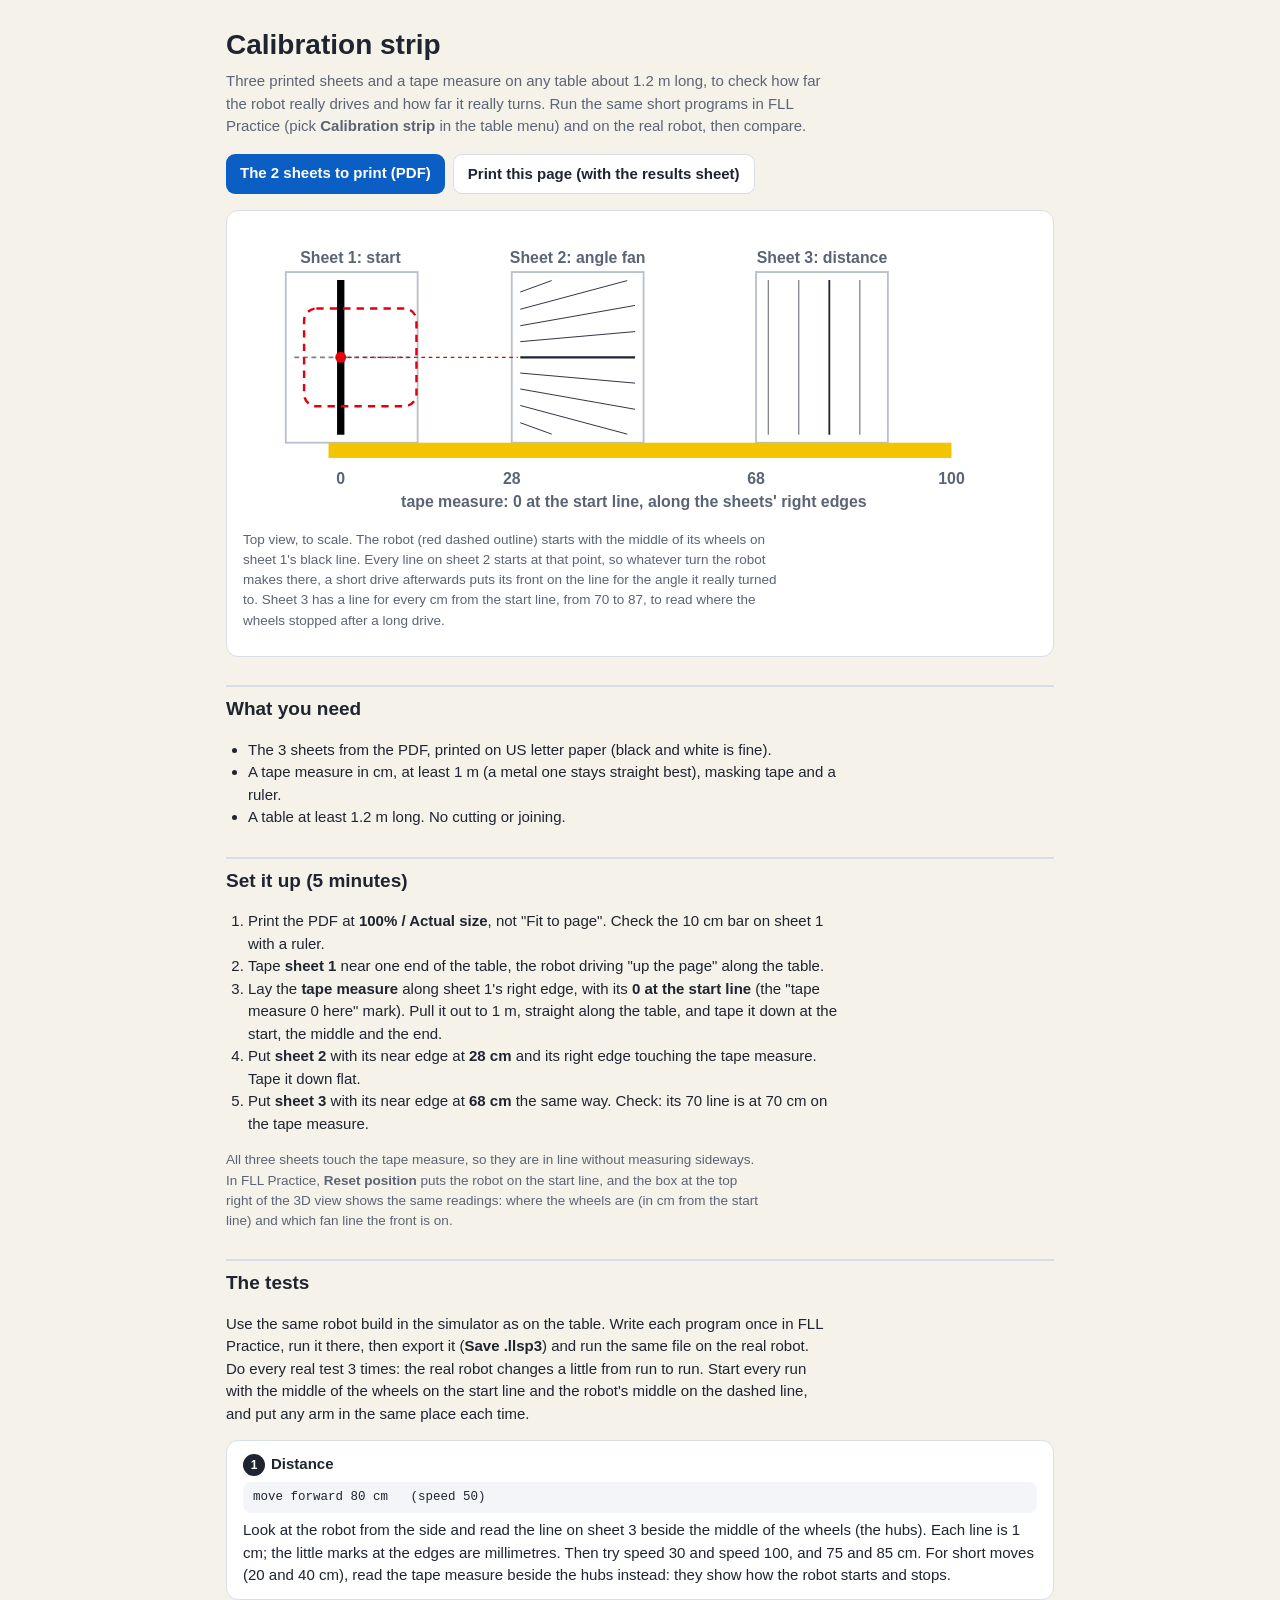
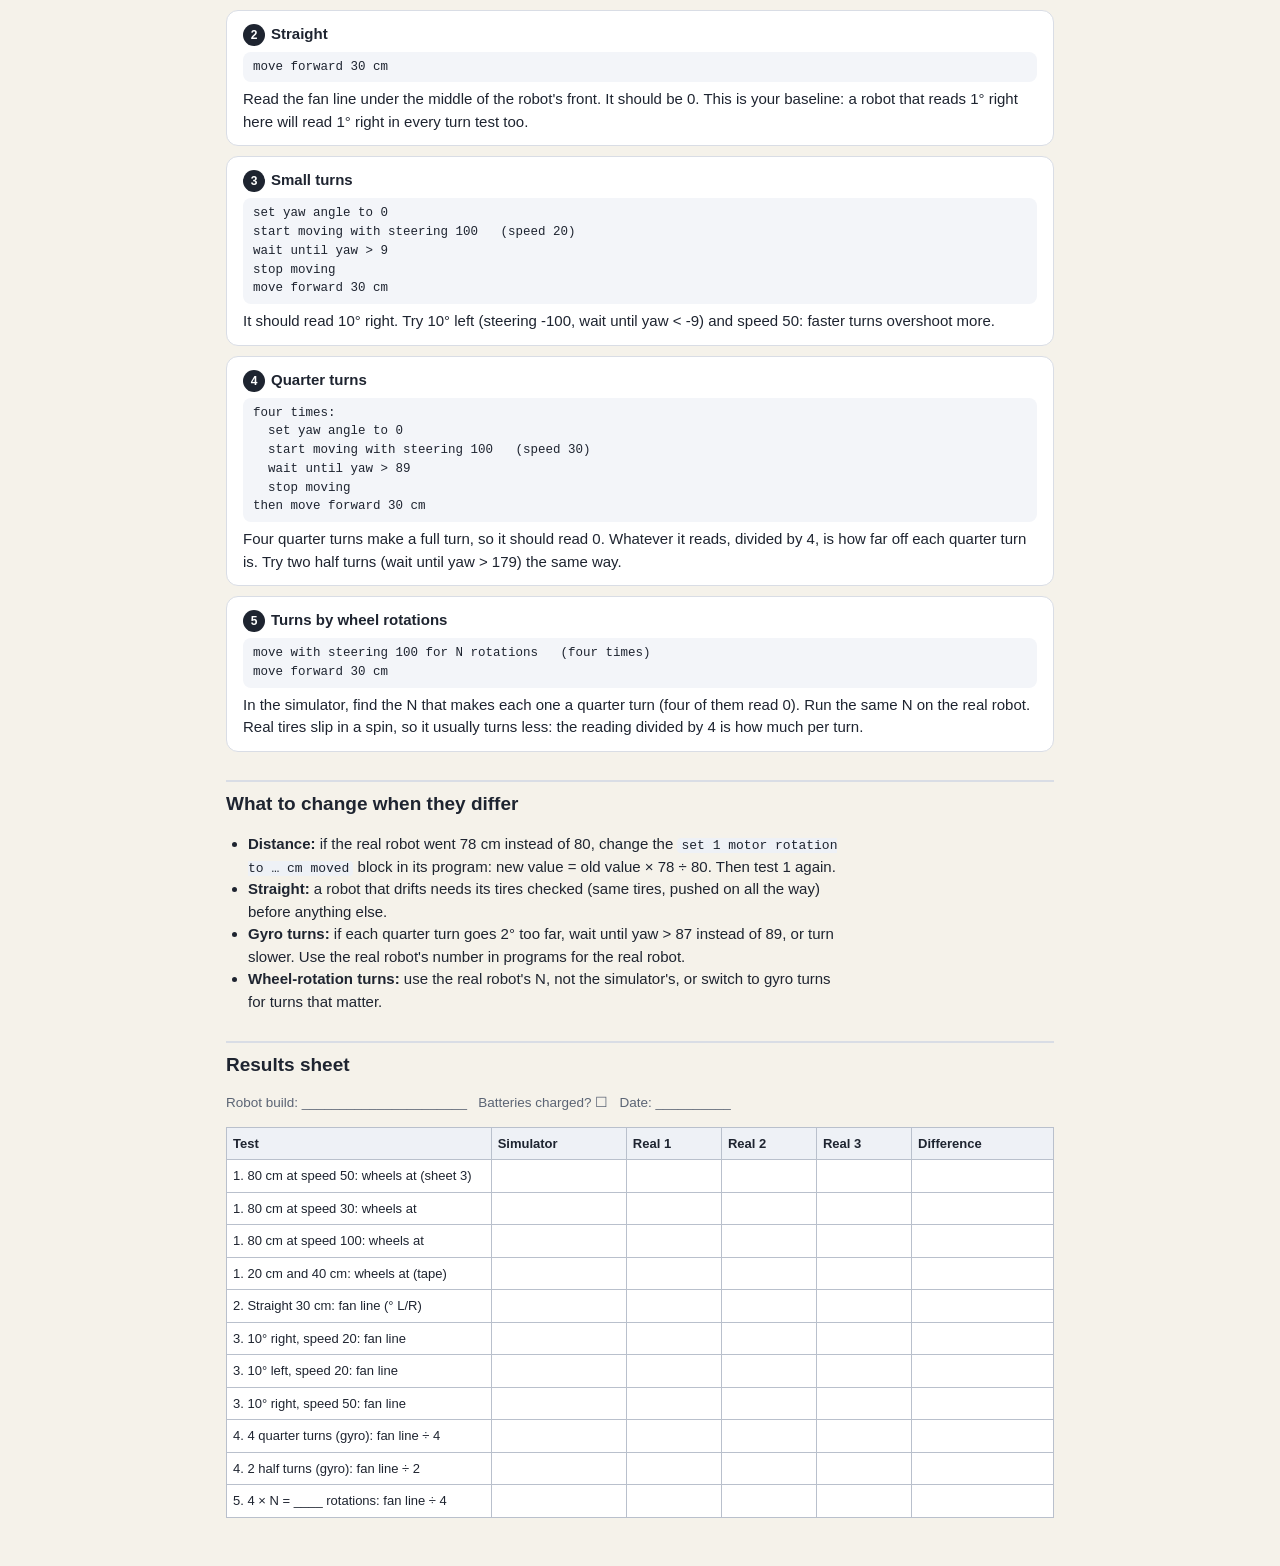
<file: calibration.html>
<!doctype html>
<html lang="en">
<head>
<meta charset="utf-8">
<meta name="viewport" content="width=device-width, initial-scale=1">
<title>Calibration Strip</title>
<style>
  :root { --fg: #1E2430; --muted: #5B6474; --line: #D9DDE5; --paper: #FFFFFF; --bg: #F5F2EA; --accent: #0B5FC4; }
  * { box-sizing: border-box; }
  body { margin: 0; background: var(--bg); color: var(--fg); font: 15px/1.5 Nunito, "Segoe UI", Arial, sans-serif; }
  main { max-width: 860px; margin: 0 auto; padding: 24px 16px 48px; }
  h1 { font-size: 28px; margin: 0 0 4px; }
  h2 { font-size: 19px; margin: 28px 0 8px; padding-top: 8px; border-top: 2px solid var(--line); }
  p, li { max-width: 72ch; }
  .lead { color: var(--muted); margin: 0 0 16px; }
  .actions { display: flex; flex-wrap: wrap; gap: 8px; margin: 0 0 16px; }
  .btn { display: inline-block; padding: 8px 14px; border-radius: 9px; background: var(--accent); color: #fff; font-weight: 700; text-decoration: none; }
  .btn.alt { background: var(--paper); color: var(--fg); border: 1px solid var(--line); }
  .card { background: var(--paper); border: 1px solid var(--line); border-radius: 12px; padding: 12px 16px; }
  svg { width: 100%; height: auto; display: block; }
  ul, ol { padding-left: 22px; }
  code { background: #EEF1F6; border-radius: 4px; padding: 0 4px; font-size: 13px; }
  table { width: 100%; border-collapse: collapse; background: var(--paper); font-size: 13px; }
  th, td { border: 1px solid #B9C0CC; padding: 6px; text-align: left; vertical-align: top; }
  th { background: #EEF1F6; }
  td.blank { height: 30px; }
  .tests { display: grid; gap: 10px; }
  .test b.n { display: inline-block; min-width: 22px; height: 22px; border-radius: 11px; background: var(--fg); color: #fff; text-align: center; line-height: 22px; font-size: 12px; margin-right: 6px; }
  .prog { font-family: ui-monospace, Menlo, Consolas, monospace; font-size: 12.5px; background: #F3F5F9; border-radius: 8px; padding: 6px 10px; margin: 6px 0; white-space: pre-wrap; }
  .tip { color: var(--muted); font-size: 13.5px; }
  @media print {
    body { background: #fff; font-size: 12px; }
    main { padding: 0; max-width: none; }
    .noprint { display: none; }
    h2 { break-after: avoid; }
    .sheet { break-before: page; }
    .card, table, .test { break-inside: avoid; }
  }
</style>
</head>
<body>
<main>
  <h1>Calibration strip</h1>
  <p class="lead">Three printed sheets and a tape measure on any table about 1.2 m long, to check how far the robot
    really drives and how far it really turns. Run the same short programs in FLL Practice (pick <b>Calibration
    strip</b> in the table menu) and on the real robot, then compare.</p>
  <div class="actions noprint">
    <a class="btn" href="calibration-mat.pdf" target="_blank" rel="noopener">The 2 sheets to print (PDF)</a>
    <a class="btn alt" href="javascript:window.print()">Print this page (with the results sheet)</a>
  </div>

  <div class="card">
    <svg viewBox="-16 -22 130 48" role="img" aria-label="Top view of the calibration strip: two sheets and a tape measure along their right edges">
      <!-- along the lane (x) from the start line, across (y) from the middle; the robot's right is down -->
      <rect x="-9" y="-13.97" width="21.59" height="27.94" fill="#fff" stroke="#B9C0CC" stroke-width="0.3"/>
      <rect x="28" y="-13.97" width="21.59" height="27.94" fill="#fff" stroke="#B9C0CC" stroke-width="0.3"/>
      <rect x="68" y="-13.97" width="21.59" height="27.94" fill="#fff" stroke="#B9C0CC" stroke-width="0.3"/>
      <g stroke="#1F2430" stroke-width="0.12"><line x1="70" y1="-12.67" x2="70" y2="12.67"/><line x1="75" y1="-12.67" x2="75" y2="12.67"/><line x1="80" y1="-12.67" x2="80" y2="12.67" stroke-width="0.3"/><line x1="85" y1="-12.67" x2="85" y2="12.67"/></g>
      <rect x="-0.6" y="-12.67" width="1.2" height="25.34" fill="#000"/>
      <line x1="-7.6" y1="0" x2="11.2" y2="0" stroke="#7A8191" stroke-width="0.25" stroke-dasharray="0.8 0.6"/>
      <line x1="29.40" y1="-10.70" x2="34.54" y2="-12.57" stroke="#1F2430" stroke-width="0.15"/>
      <line x1="29.40" y1="-7.88" x2="46.91" y2="-12.57" stroke="#1F2430" stroke-width="0.15"/>
      <line x1="29.40" y1="-5.18" x2="48.19" y2="-8.50" stroke="#1F2430" stroke-width="0.15"/>
      <line x1="29.40" y1="-2.57" x2="48.19" y2="-4.22" stroke="#1F2430" stroke-width="0.15"/>
      <line x1="29.40" y1="0.00" x2="48.19" y2="0.00" stroke="#1F2430" stroke-width="0.35"/>
      <line x1="29.40" y1="2.57" x2="48.19" y2="4.22" stroke="#1F2430" stroke-width="0.15"/>
      <line x1="29.40" y1="5.18" x2="48.19" y2="8.50" stroke="#1F2430" stroke-width="0.15"/>
      <line x1="29.40" y1="7.88" x2="46.91" y2="12.57" stroke="#1F2430" stroke-width="0.15"/>
      <line x1="29.40" y1="10.70" x2="34.54" y2="12.57" stroke="#1F2430" stroke-width="0.15"/>
      <line x1="0" y1="0" x2="29" y2="0" stroke="#E3000B" stroke-width="0.2" stroke-dasharray="0.6 0.6"/>
      <rect x="-2" y="13.97" width="102" height="2.5" fill="#F2C500"/>
      <rect x="-6" y="-8" width="18.4" height="16" rx="2" fill="none" stroke="#E3000B" stroke-width="0.4" stroke-dasharray="1.2 1"/>
      <circle cx="0" cy="0" r="0.9" fill="#E3000B"/>
      <g font-size="2.6" font-weight="700" fill="#5B6474">
        <text x="1.6" y="-15.5" text-anchor="middle">Sheet 1: start</text>
        <text x="38.8" y="-15.5" text-anchor="middle">Sheet 2: angle fan</text>
        <text x="78.8" y="-15.5" text-anchor="middle">Sheet 3: distance</text>
        <text x="48" y="24.5" text-anchor="middle">tape measure: 0 at the start line, along the sheets' right edges</text>
        <text x="0" y="20.8" text-anchor="middle">0</text>
        <text x="28" y="20.8" text-anchor="middle">28</text>
        <text x="68" y="20.8" text-anchor="middle">68</text>
        <text x="100" y="20.8" text-anchor="middle">100</text>
      </g>
    </svg>
    <p class="tip">Top view, to scale. The robot (red dashed outline) starts with the middle of its wheels on sheet 1's
      black line. Every line on sheet 2 starts at that point, so whatever turn the robot makes there, a short drive
      afterwards puts its front on the line for the angle it really turned to. Sheet 3 has a line for every cm from
      the start line, from 70 to 87, to read where the wheels stopped after a long drive.</p>
  </div>

  <h2>What you need</h2>
  <ul>
    <li>The 3 sheets from the PDF, printed on US letter paper (black and white is fine).</li>
    <li>A tape measure in cm, at least 1 m (a metal one stays straight best), masking tape and a ruler.</li>
    <li>A table at least 1.2 m long. No cutting or joining.</li>
  </ul>

  <h2>Set it up (5 minutes)</h2>
  <ol>
    <li>Print the PDF at <b>100% / Actual size</b>, not "Fit to page". Check the 10 cm bar on sheet 1 with a ruler.</li>
    <li>Tape <b>sheet 1</b> near one end of the table, the robot driving "up the page" along the table.</li>
    <li>Lay the <b>tape measure</b> along sheet 1's right edge, with its <b>0 at the start line</b> (the "tape measure 0 here" mark). Pull it out to 1 m, straight along the table, and tape it down at the start, the middle and the end.</li>
    <li>Put <b>sheet 2</b> with its near edge at <b>28 cm</b> and its right edge touching the tape measure. Tape it down flat.</li>
    <li>Put <b>sheet 3</b> with its near edge at <b>68 cm</b> the same way. Check: its 70 line is at 70 cm on the tape measure.</li>
  </ol>
  <p class="tip">All three sheets touch the tape measure, so they are in line without measuring sideways. In FLL Practice,
    <b>Reset position</b> puts the robot on the start line, and the box at the top right of the 3D view shows the same
    readings: where the wheels are (in cm from the start line) and which fan line the front is on.</p>

  <h2>The tests</h2>
  <p>Use the same robot build in the simulator as on the table. Write each program once in FLL Practice, run it there,
    then export it (<b>Save .llsp3</b>) and run the same file on the real robot. Do every real test 3 times: the real
    robot changes a little from run to run. Start every run with the middle of the wheels on the start line and the
    robot's middle on the dashed line, and put any arm in the same place each time.</p>
  <div class="tests">
    <div class="card test"><b class="n">1</b><b>Distance</b>
      <div class="prog">move forward 80 cm   (speed 50)</div>
      Look at the robot from the side and read the line on sheet 3 beside the middle of the wheels (the hubs). Each
      line is 1 cm; the little marks at the edges are millimetres. Then try speed 30 and speed 100, and 75 and 85 cm.
      For short moves (20 and 40 cm), read the tape measure beside the hubs instead: they show how the robot starts
      and stops.</div>
    <div class="card test"><b class="n">2</b><b>Straight</b>
      <div class="prog">move forward 30 cm</div>
      Read the fan line under the middle of the robot's front. It should be 0. This is your baseline: a robot that
      reads 1° right here will read 1° right in every turn test too.</div>
    <div class="card test"><b class="n">3</b><b>Small turns</b>
      <div class="prog">set yaw angle to 0
start moving with steering 100   (speed 20)
wait until yaw &gt; 9
stop moving
move forward 30 cm</div>
      It should read 10° right. Try 10° left (steering -100, wait until yaw &lt; -9) and speed 50: faster turns
      overshoot more.</div>
    <div class="card test"><b class="n">4</b><b>Quarter turns</b>
      <div class="prog">four times:
  set yaw angle to 0
  start moving with steering 100   (speed 30)
  wait until yaw &gt; 89
  stop moving
then move forward 30 cm</div>
      Four quarter turns make a full turn, so it should read 0. Whatever it reads, divided by 4, is how far off each
      quarter turn is. Try two half turns (wait until yaw &gt; 179) the same way.</div>
    <div class="card test"><b class="n">5</b><b>Turns by wheel rotations</b>
      <div class="prog">move with steering 100 for N rotations   (four times)
move forward 30 cm</div>
      In the simulator, find the N that makes each one a quarter turn (four of them read 0). Run the same N on the real
      robot. Real tires slip in a spin, so it usually turns less: the reading divided by 4 is how much per turn.</div>
  </div>

  <h2>What to change when they differ</h2>
  <ul>
    <li><b>Distance:</b> if the real robot went 78 cm instead of 80, change the <code>set 1 motor rotation to … cm moved</code> block in its program: new value = old value × 78 ÷ 80. Then test 1 again.</li>
    <li><b>Straight:</b> a robot that drifts needs its tires checked (same tires, pushed on all the way) before anything else.</li>
    <li><b>Gyro turns:</b> if each quarter turn goes 2° too far, wait until yaw &gt; 87 instead of 89, or turn slower. Use the real robot's number in programs for the real robot.</li>
    <li><b>Wheel-rotation turns:</b> use the real robot's N, not the simulator's, or switch to gyro turns for turns that matter.</li>
  </ul>

  <h2 class="sheet">Results sheet</h2>
  <p class="tip">Robot build: ______________________ &nbsp; Batteries charged? ☐ &nbsp; Date: __________</p>
  <table>
    <thead><tr><th style="width:32%">Test</th><th>Simulator</th><th>Real 1</th><th>Real 2</th><th>Real 3</th><th>Difference</th></tr></thead>
    <tbody>
      <tr><td>1. 80 cm at speed 50: wheels at (sheet 3)</td><td class="blank"></td><td></td><td></td><td></td><td></td></tr>
      <tr><td>1. 80 cm at speed 30: wheels at</td><td class="blank"></td><td></td><td></td><td></td><td></td></tr>
      <tr><td>1. 80 cm at speed 100: wheels at</td><td class="blank"></td><td></td><td></td><td></td><td></td></tr>
      <tr><td>1. 20 cm and 40 cm: wheels at (tape)</td><td class="blank"></td><td></td><td></td><td></td><td></td></tr>
      <tr><td>2. Straight 30 cm: fan line (° L/R)</td><td class="blank"></td><td></td><td></td><td></td><td></td></tr>
      <tr><td>3. 10° right, speed 20: fan line</td><td class="blank"></td><td></td><td></td><td></td><td></td></tr>
      <tr><td>3. 10° left, speed 20: fan line</td><td class="blank"></td><td></td><td></td><td></td><td></td></tr>
      <tr><td>3. 10° right, speed 50: fan line</td><td class="blank"></td><td></td><td></td><td></td><td></td></tr>
      <tr><td>4. 4 quarter turns (gyro): fan line ÷ 4</td><td class="blank"></td><td></td><td></td><td></td><td></td></tr>
      <tr><td>4. 2 half turns (gyro): fan line ÷ 2</td><td class="blank"></td><td></td><td></td><td></td><td></td></tr>
      <tr><td>5. 4 × N = ____ rotations: fan line ÷ 4</td><td class="blank"></td><td></td><td></td><td></td><td></td></tr>
    </tbody>
  </table>
</main>
</body>
</html>
</file>
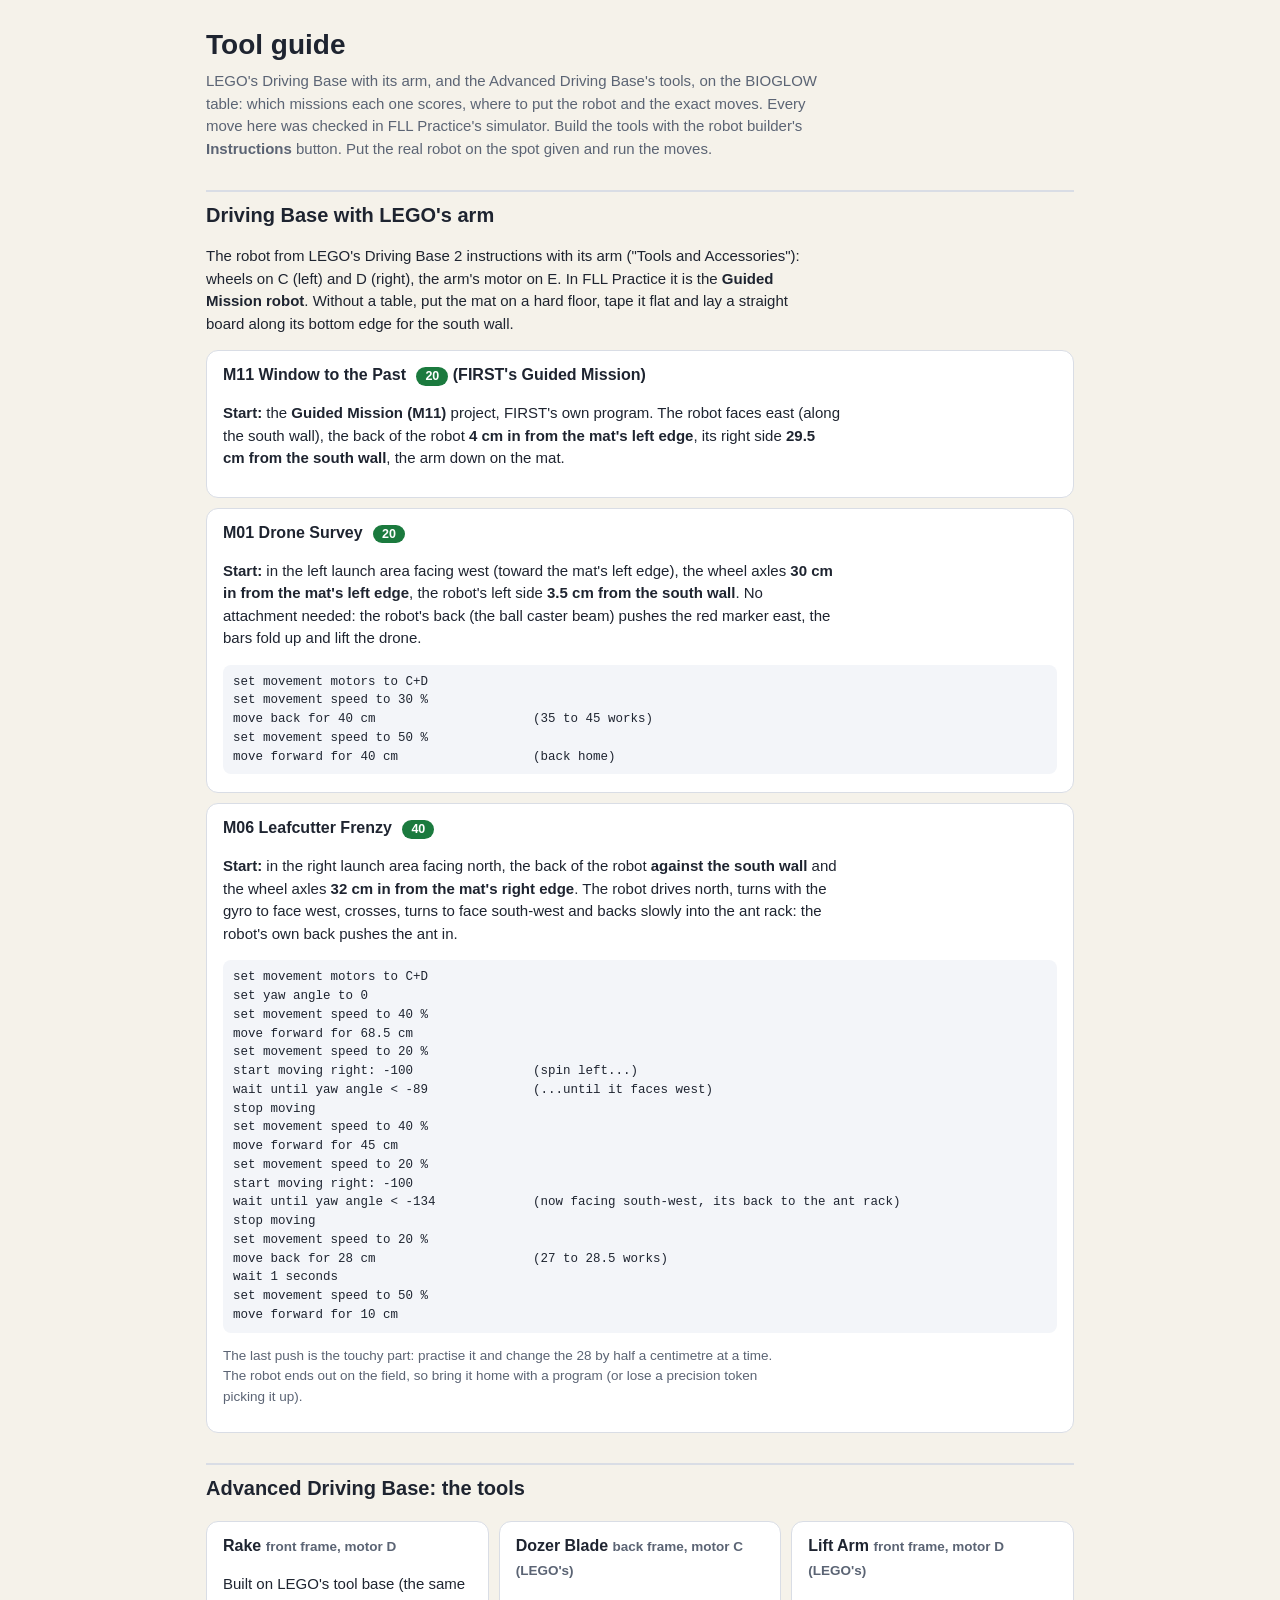
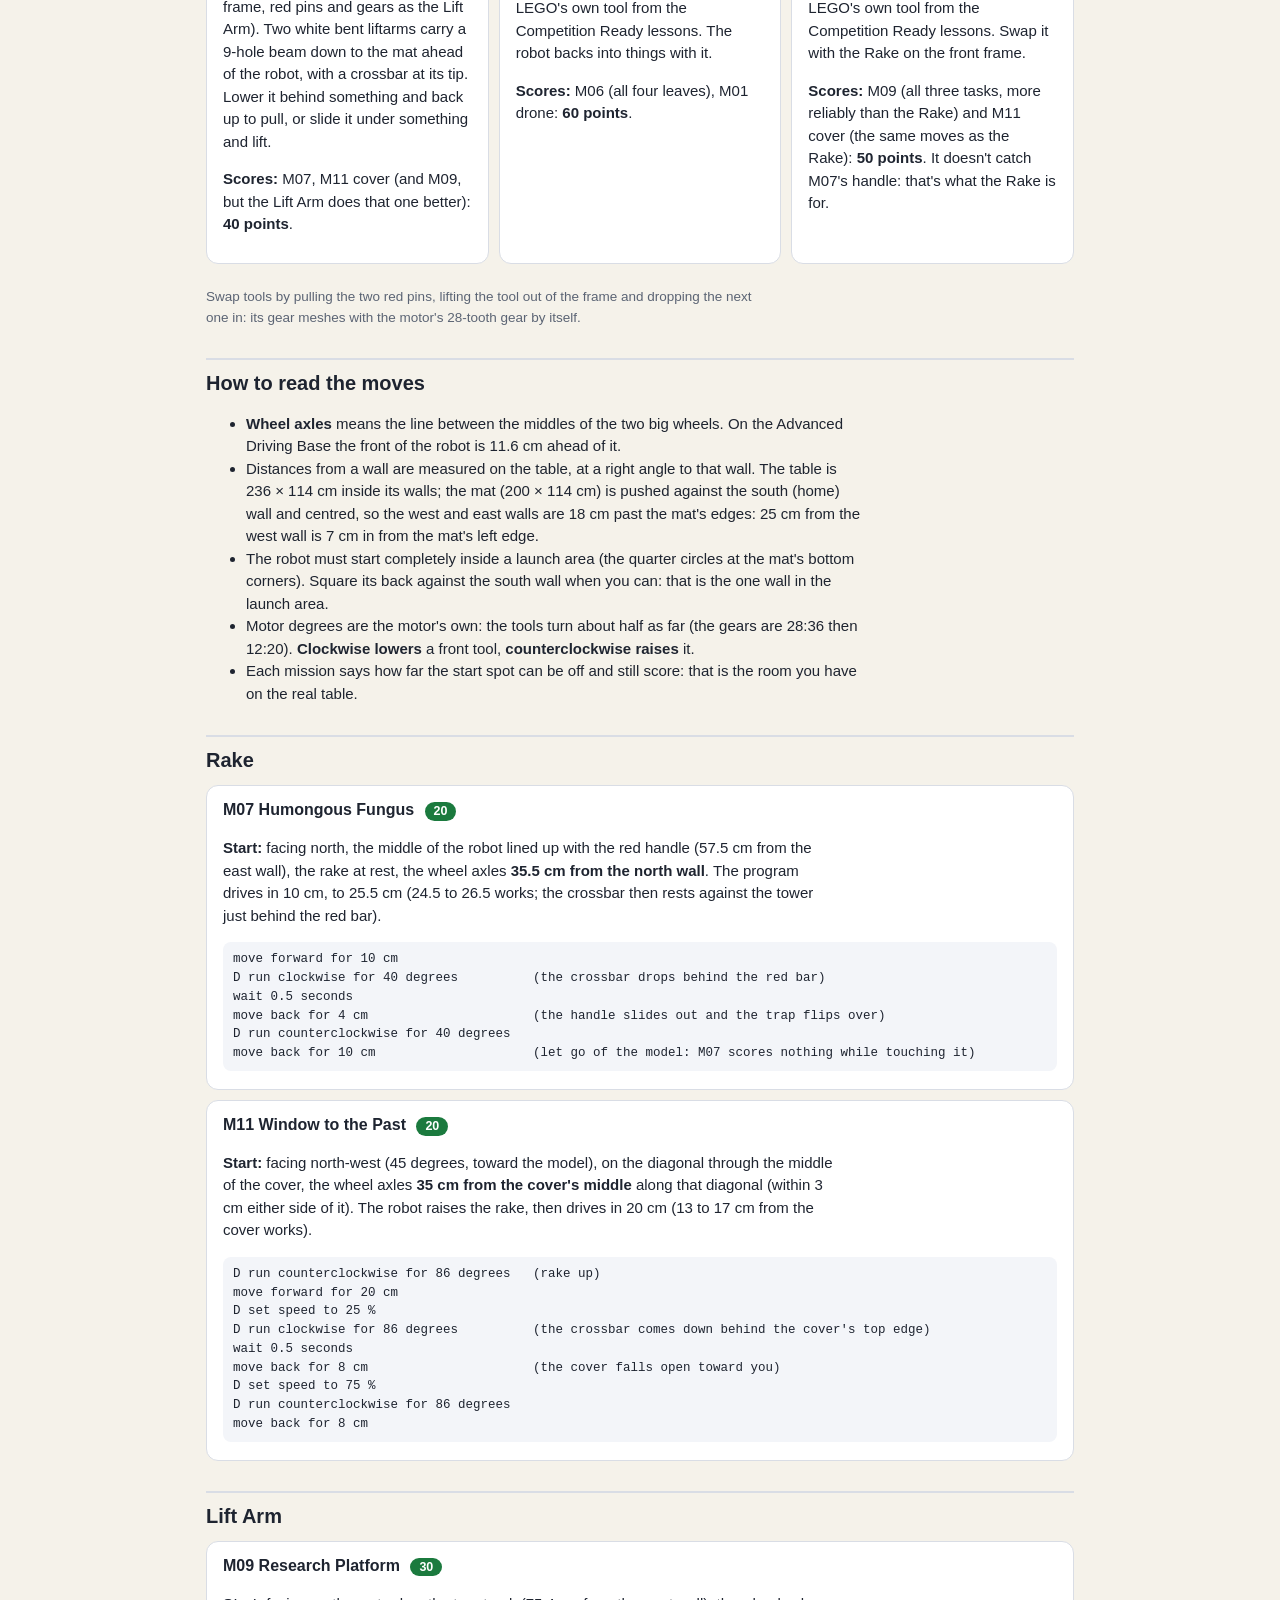
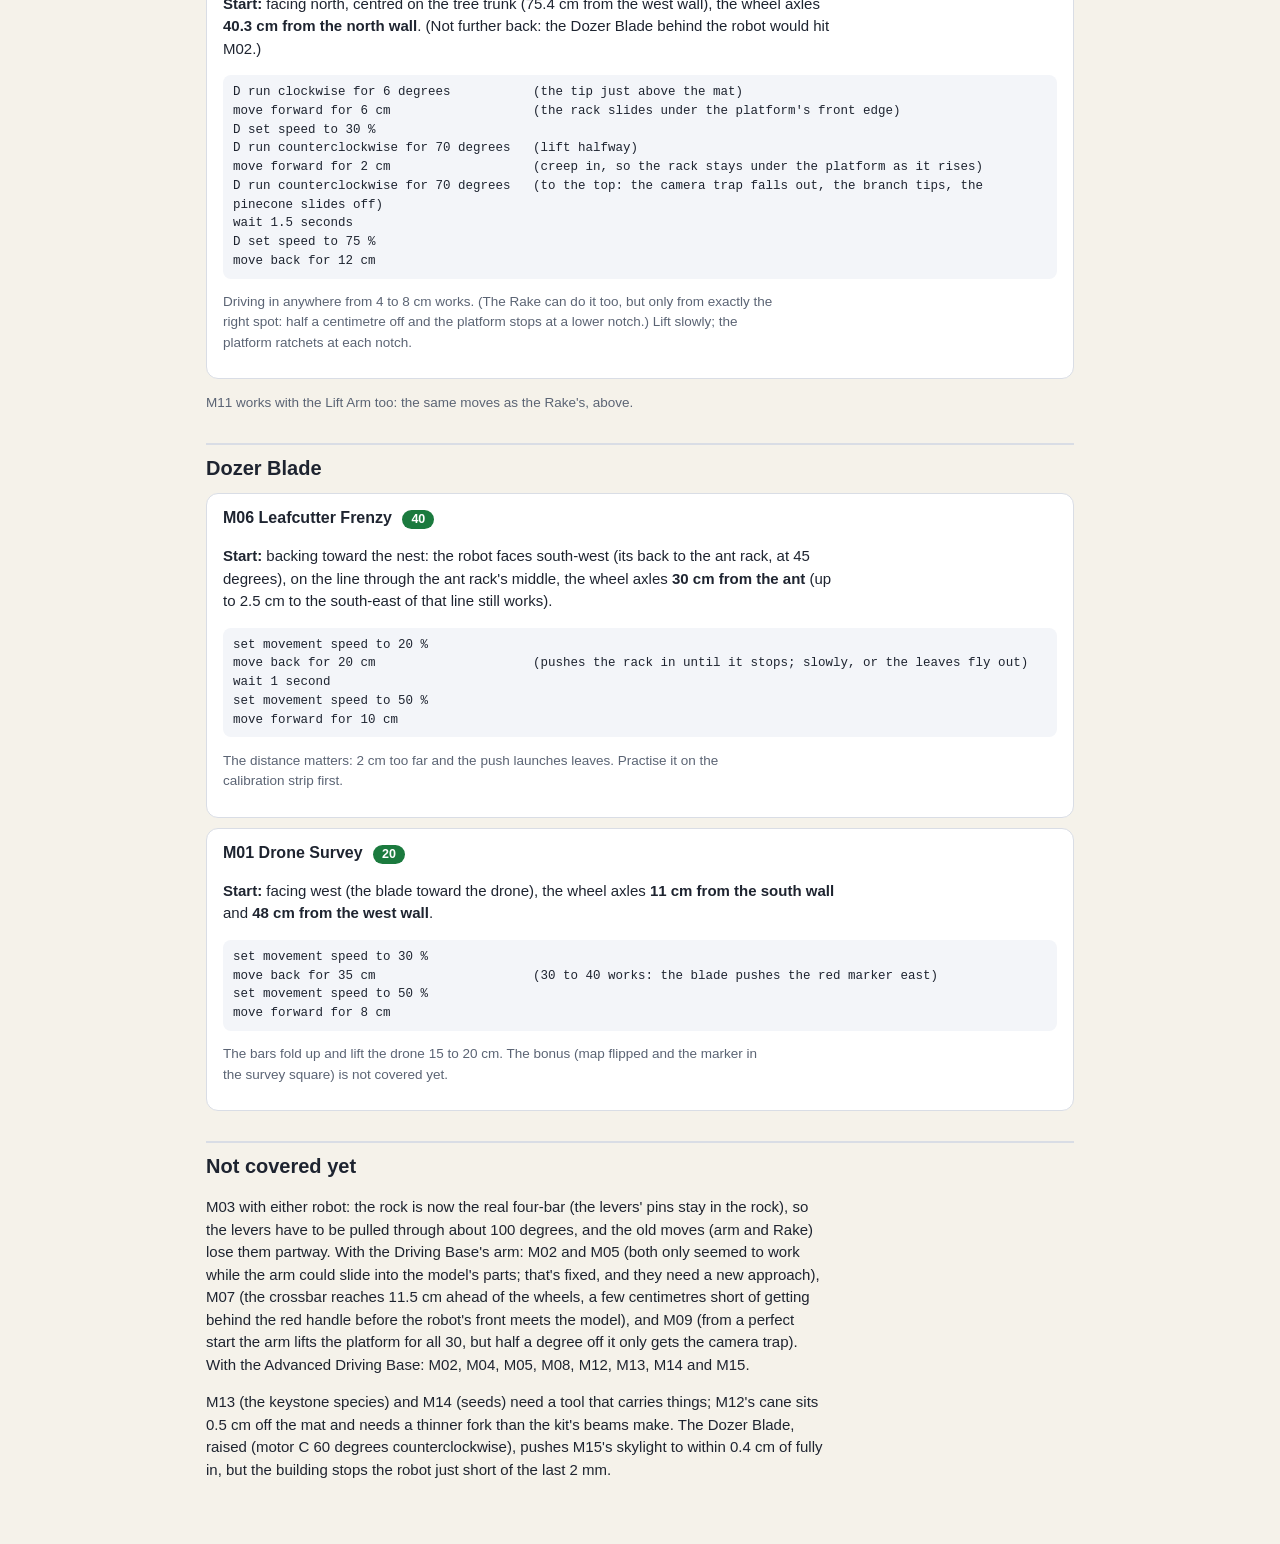
<file: tools.html>
<!doctype html>
<html lang="en">
<head>
<meta charset="utf-8">
<meta name="viewport" content="width=device-width, initial-scale=1">
<title>Tool Guide</title>
<style>
  :root { --fg: #1E2430; --muted: #5B6474; --line: #D9DDE5; --paper: #FFFFFF; --bg: #F5F2EA; --accent: #0B5FC4; --ok: #1B7A3E; }
  * { box-sizing: border-box; }
  body { margin: 0; background: var(--bg); color: var(--fg); font: 15px/1.5 Nunito, "Segoe UI", Arial, sans-serif; }
  main { max-width: 900px; margin: 0 auto; padding: 24px 16px 48px; }
  h1 { font-size: 28px; margin: 0 0 4px; }
  h2 { font-size: 20px; margin: 30px 0 8px; padding-top: 8px; border-top: 2px solid var(--line); }
  h3 { font-size: 16px; margin: 0 0 4px; }
  p, li { max-width: 74ch; }
  .lead { color: var(--muted); margin: 0 0 16px; }
  .card { background: var(--paper); border: 1px solid var(--line); border-radius: 12px; padding: 12px 16px; margin: 10px 0; }
  .grid { display: grid; gap: 10px; grid-template-columns: repeat(auto-fit, minmax(260px, 1fr)); }
  .pts { display: inline-block; background: var(--ok); color: #fff; border-radius: 999px; padding: 0 9px; font-size: 12.5px; font-weight: 800; margin-left: 6px; }
  .prog { font-family: ui-monospace, Menlo, Consolas, monospace; font-size: 12.5px; background: #F3F5F9; border-radius: 8px; padding: 8px 10px; margin: 6px 0; white-space: pre-wrap; }
  .tip { color: var(--muted); font-size: 13.5px; }
  table { width: 100%; border-collapse: collapse; background: var(--paper); font-size: 13.5px; }
  th, td { border: 1px solid #B9C0CC; padding: 6px 8px; text-align: left; vertical-align: top; }
  th { background: #EEF1F6; }
  .noprint a { color: var(--accent); }
  @media print { body { background: #fff; font-size: 12px; } main { padding: 0; max-width: none; } .card { break-inside: avoid; } .noprint { display: none; } }
</style>
</head>
<body>
<main>
  <h1>Tool guide</h1>
  <p class="lead">LEGO's Driving Base with its arm, and the Advanced Driving Base's tools, on the BIOGLOW table: which missions each one scores, where to put the
    robot and the exact moves. Every move here was checked in FLL Practice's simulator. Build the tools with the robot
    builder's <b>Instructions</b> button. Put the real robot on the spot given and run the moves.</p>

  <h2>Driving Base with LEGO's arm</h2>
  <p>The robot from LEGO's Driving Base 2 instructions with its arm ("Tools and Accessories"): wheels on C (left) and
    D (right), the arm's motor on E. In FLL Practice it is the <b>Guided Mission robot</b>. Without a table, put the mat on a hard floor, tape it flat and lay a straight
    board along its bottom edge for the south wall.</p>
  <div class="card"><h3>M11 Window to the Past <span class="pts">20</span> (FIRST's Guided Mission)</h3>
    <p><b>Start:</b> the <b>Guided Mission (M11)</b> project, FIRST's own program. The robot faces east (along the south
      wall), the back of the robot <b>4 cm in from the mat's left edge</b>, its right side <b>29.5 cm from the south
      wall</b>, the arm down on the mat.</p></div>
  <div class="card"><h3>M01 Drone Survey <span class="pts">20</span></h3>
    <p><b>Start:</b> in the left launch area facing west (toward the mat's left edge), the wheel axles <b>30 cm in from
      the mat's left edge</b>, the robot's left side <b>3.5 cm from the south wall</b>. No attachment needed: the
      robot's back (the ball caster beam) pushes the red marker east, the bars fold up and lift the drone.</p>
    <div class="prog">set movement motors to C+D
set movement speed to 30 %
move back for 40 cm                     (35 to 45 works)
set movement speed to 50 %
move forward for 40 cm                  (back home)</div></div>
  <div class="card"><h3>M06 Leafcutter Frenzy <span class="pts">40</span></h3>
    <p><b>Start:</b> in the right launch area facing north, the back of the robot <b>against the south wall</b> and the
      wheel axles <b>32 cm in from the mat's right edge</b>. The robot drives north, turns with the gyro to face west,
      crosses, turns to face south-west and backs slowly into the ant rack: the robot's own back pushes the ant in.</p>
    <div class="prog">set movement motors to C+D
set yaw angle to 0
set movement speed to 40 %
move forward for 68.5 cm
set movement speed to 20 %
start moving right: -100                (spin left...)
wait until yaw angle < -89              (...until it faces west)
stop moving
set movement speed to 40 %
move forward for 45 cm
set movement speed to 20 %
start moving right: -100
wait until yaw angle < -134             (now facing south-west, its back to the ant rack)
stop moving
set movement speed to 20 %
move back for 28 cm                     (27 to 28.5 works)
wait 1 seconds
set movement speed to 50 %
move forward for 10 cm</div>
    <p class="tip">The last push is the touchy part: practise it and change the 28 by half a centimetre at a time. The
      robot ends out on the field, so bring it home with a program (or lose a precision token picking it up).</p></div>

  <h2>Advanced Driving Base: the tools</h2>
  <div class="grid">
    <div class="card"><h3>Rake <span class="tip">front frame, motor D</span></h3>
      <p>Built on LEGO's tool base (the same frame, red pins and gears as the Lift Arm). Two white bent liftarms carry a
        9-hole beam down to the mat ahead of the robot, with a crossbar at its tip. Lower it behind something and back up
        to pull, or slide it under something and lift.</p>
      <p><b>Scores:</b> M07, M11 cover (and M09, but the Lift Arm does that one better): <b>40 points</b>.</p></div>
    <div class="card"><h3>Dozer Blade <span class="tip">back frame, motor C (LEGO's)</span></h3>
      <p>LEGO's own tool from the Competition Ready lessons. The robot backs into things with it.</p>
      <p><b>Scores:</b> M06 (all four leaves), M01 drone: <b>60 points</b>.</p></div>
    <div class="card"><h3>Lift Arm <span class="tip">front frame, motor D (LEGO's)</span></h3>
      <p>LEGO's own tool from the Competition Ready lessons. Swap it with the Rake on the front frame.</p>
      <p><b>Scores:</b> M09 (all three tasks, more reliably than the Rake) and M11 cover (the same moves as the Rake):
        <b>50 points</b>. It doesn't catch M07's handle: that's what the Rake is for.</p></div>
  </div>
  <p class="tip">Swap tools by pulling the two red pins, lifting the tool out of the frame and dropping the next one in:
    its gear meshes with the motor's 28-tooth gear by itself.</p>

  <h2>How to read the moves</h2>
  <ul>
    <li><b>Wheel axles</b> means the line between the middles of the two big wheels. On the Advanced Driving Base the
      front of the robot is 11.6 cm ahead of it.</li>
    <li>Distances from a wall are measured on the table, at a right angle to that wall. The table is 236 × 114 cm
      inside its walls; the mat (200 × 114 cm) is pushed against the south (home) wall and centred, so the west and
      east walls are 18 cm past the mat's edges: 25 cm from the west wall is 7 cm in from the mat's left edge.</li>
    <li>The robot must start completely inside a launch area (the quarter circles at the mat's bottom corners). Square
      its back against the south wall when you can: that is the one wall in the launch area.</li>
    <li>Motor degrees are the motor's own: the tools turn about half as far (the gears are 28:36 then 12:20).
      <b>Clockwise lowers</b> a front tool, <b>counterclockwise raises</b> it.</li>
    <li>Each mission says how far the start spot can be off and still score: that is the room you have on the real table.</li>
  </ul>

  <h2>Rake</h2>
  <div class="card"><h3>M07 Humongous Fungus <span class="pts">20</span></h3>
    <p><b>Start:</b> facing north, the middle of the robot lined up with the red handle (57.5 cm from the east wall), the
      rake at rest, the wheel axles <b>35.5 cm from the north wall</b>. The program drives in 10 cm, to 25.5 cm (24.5 to
      26.5 works; the crossbar then rests against the tower just behind the red bar).</p>
    <div class="prog">move forward for 10 cm
D run clockwise for 40 degrees          (the crossbar drops behind the red bar)
wait 0.5 seconds
move back for 4 cm                      (the handle slides out and the trap flips over)
D run counterclockwise for 40 degrees
move back for 10 cm                     (let go of the model: M07 scores nothing while touching it)</div></div>
  <div class="card"><h3>M11 Window to the Past <span class="pts">20</span></h3>
    <p><b>Start:</b> facing north-west (45 degrees, toward the model), on the diagonal through the middle of the cover,
      the wheel axles <b>35 cm from the cover's middle</b> along that diagonal (within 3 cm either side of it). The robot
      raises the rake, then drives in 20 cm (13 to 17 cm from the cover works).</p>
    <div class="prog">D run counterclockwise for 86 degrees   (rake up)
move forward for 20 cm
D set speed to 25 %
D run clockwise for 86 degrees          (the crossbar comes down behind the cover's top edge)
wait 0.5 seconds
move back for 8 cm                      (the cover falls open toward you)
D set speed to 75 %
D run counterclockwise for 86 degrees
move back for 8 cm</div></div>

  <h2>Lift Arm</h2>
  <div class="card"><h3>M09 Research Platform <span class="pts">30</span></h3>
    <p><b>Start:</b> facing north, centred on the tree trunk (75.4 cm from the west wall), the wheel axles <b>40.3 cm from
      the north wall</b>. (Not further back: the Dozer Blade behind the robot would hit M02.)</p>
    <div class="prog">D run clockwise for 6 degrees           (the tip just above the mat)
move forward for 6 cm                   (the rack slides under the platform's front edge)
D set speed to 30 %
D run counterclockwise for 70 degrees   (lift halfway)
move forward for 2 cm                   (creep in, so the rack stays under the platform as it rises)
D run counterclockwise for 70 degrees   (to the top: the camera trap falls out, the branch tips, the pinecone slides off)
wait 1.5 seconds
D set speed to 75 %
move back for 12 cm</div>
    <p class="tip">Driving in anywhere from 4 to 8 cm works. (The Rake can do it too, but only from exactly the right spot:
      half a centimetre off and the platform stops at a lower notch.) Lift slowly; the platform ratchets at each notch.</p></div>
  <p class="tip">M11 works with the Lift Arm too: the same moves as the Rake's, above.</p>

  <h2>Dozer Blade</h2>
  <div class="card"><h3>M06 Leafcutter Frenzy <span class="pts">40</span></h3>
    <p><b>Start:</b> backing toward the nest: the robot faces south-west (its back to the ant rack, at 45 degrees), on the
      line through the ant rack's middle, the wheel axles <b>30 cm from the ant</b> (up to 2.5 cm to the south-east of
      that line still works).</p>
    <div class="prog">set movement speed to 20 %
move back for 20 cm                     (pushes the rack in until it stops; slowly, or the leaves fly out)
wait 1 second
set movement speed to 50 %
move forward for 10 cm</div>
    <p class="tip">The distance matters: 2 cm too far and the push launches leaves. Practise it on the calibration strip first.</p></div>
  <div class="card"><h3>M01 Drone Survey <span class="pts">20</span></h3>
    <p><b>Start:</b> facing west (the blade toward the drone), the wheel axles <b>11 cm from the south wall</b> and
      <b>48 cm from the west wall</b>.</p>
    <div class="prog">set movement speed to 30 %
move back for 35 cm                     (30 to 40 works: the blade pushes the red marker east)
set movement speed to 50 %
move forward for 8 cm</div>
    <p class="tip">The bars fold up and lift the drone 15 to 20 cm. The bonus (map flipped and the marker in the survey
      square) is not covered yet.</p></div>

  <h2>Not covered yet</h2>
  <p>M03 with either robot: the rock is now the real four-bar (the levers' pins stay in the rock), so the levers have to be pulled through about 100 degrees, and the old moves (arm and Rake) lose them partway. With the Driving Base's arm: M02 and M05 (both only seemed to work while the arm could slide into the model's parts; that's fixed, and they need a new approach), M07 (the crossbar reaches 11.5 cm ahead of the wheels, a few centimetres short of
    getting behind the red handle before the robot's front meets the model), and M09 (from a perfect start the arm lifts
    the platform for all 30, but half a degree off it only gets the camera trap). With the Advanced Driving Base: M02, M04, M05, M08, M12, M13, M14 and M15.</p>
  <p>M13 (the keystone species) and M14 (seeds) need a tool that carries
    things; M12's cane sits 0.5 cm off the mat and needs a thinner fork than the kit's beams make. The Dozer Blade, raised
    (motor C 60 degrees counterclockwise), pushes M15's skylight to within 0.4 cm of fully in, but the building stops the
    robot just short of the last 2 mm.</p>
</main>
</body>
</html>
</file>
